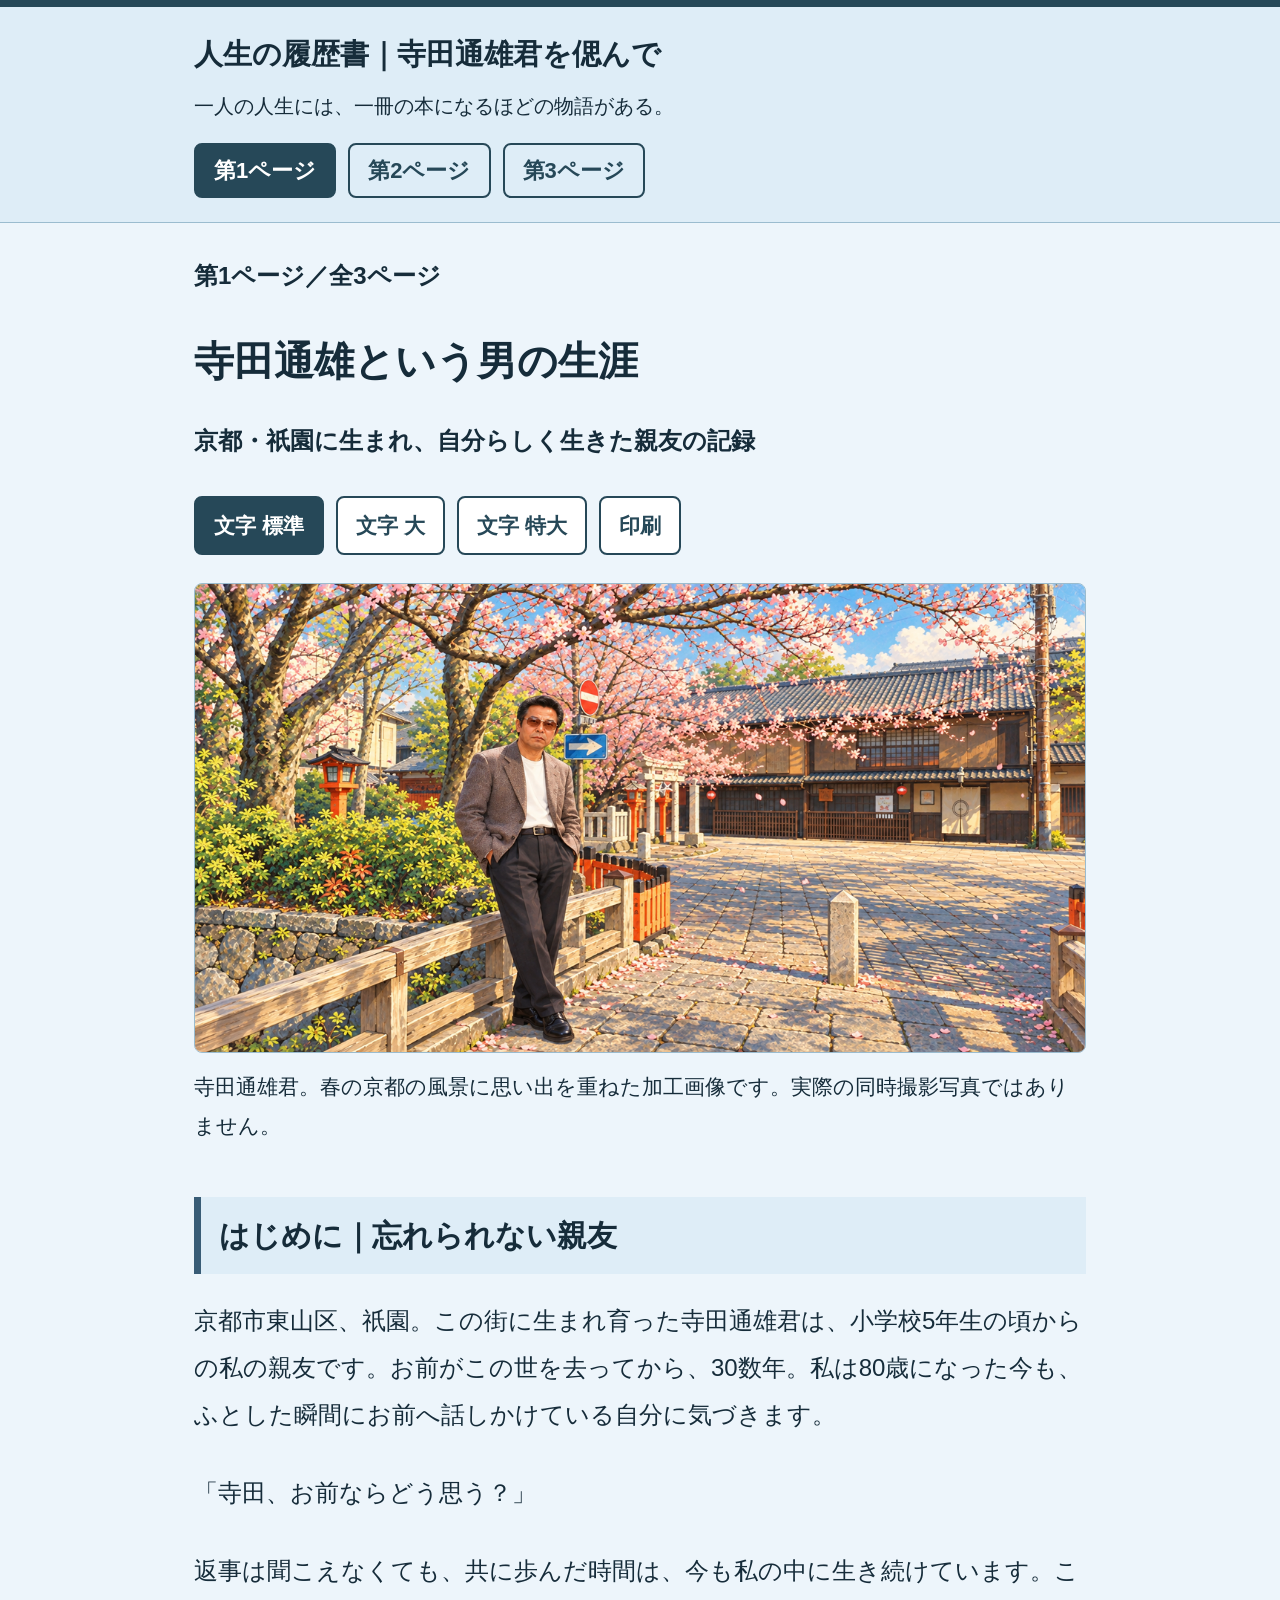
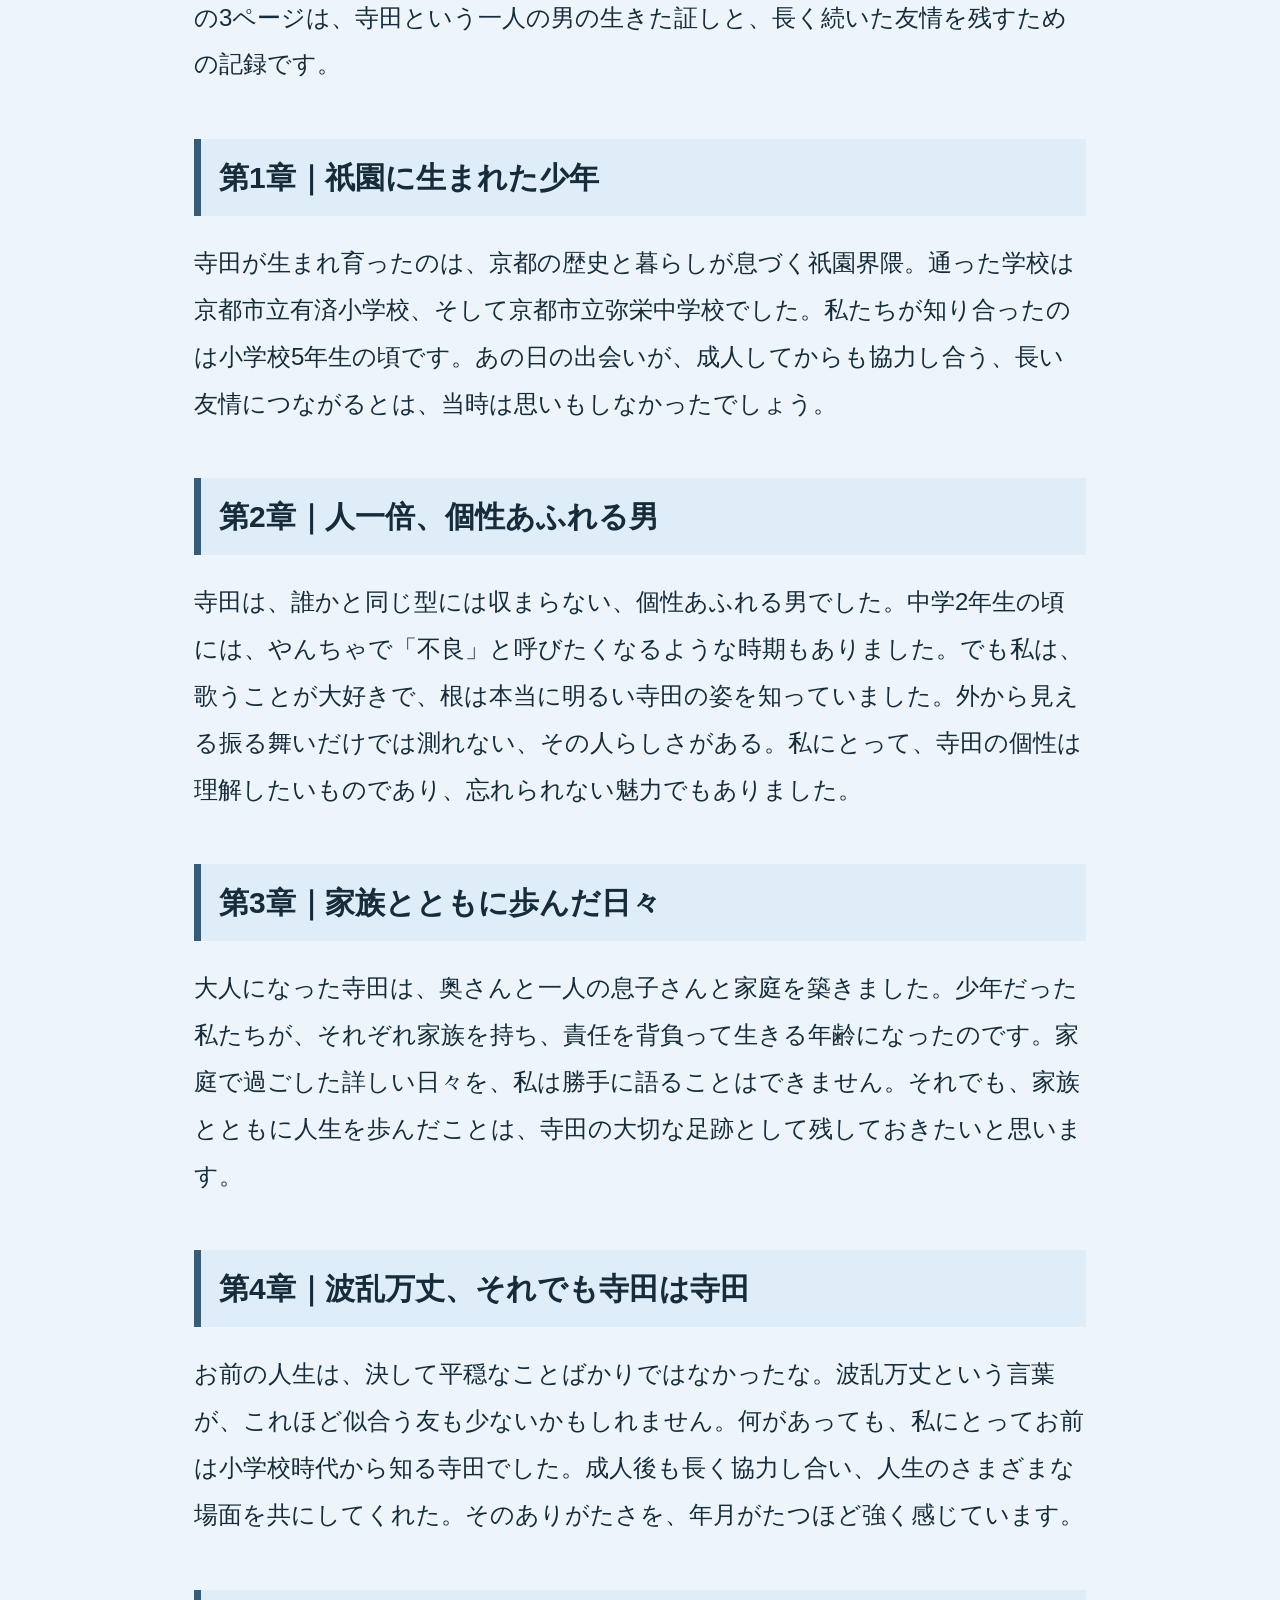
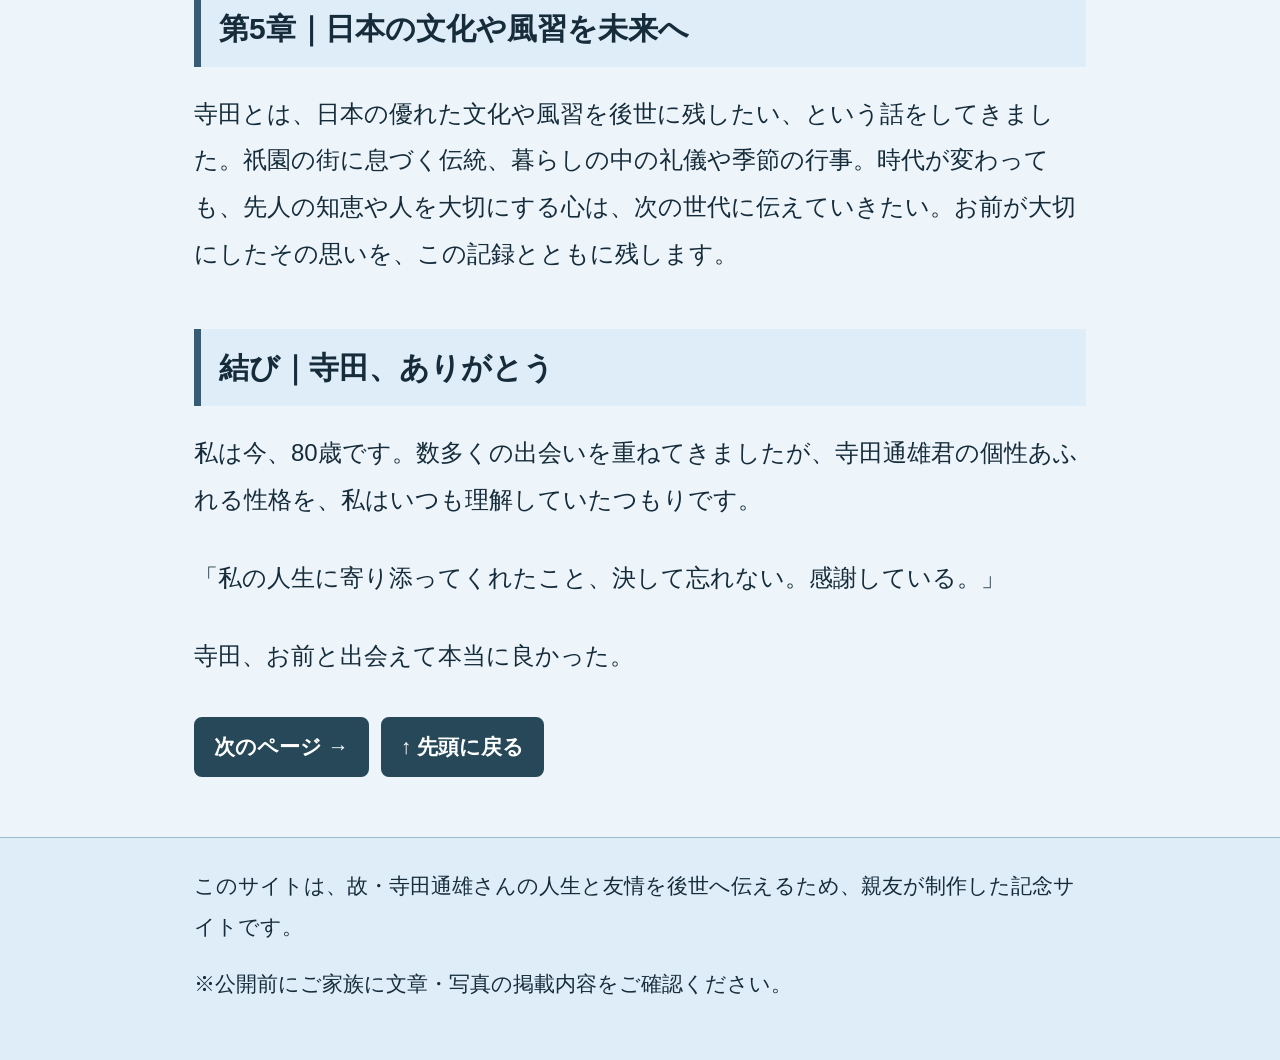
<file: index.html>
<!doctype html><html lang="ja"><head><meta charset="utf-8"><meta name="viewport" content="width=device-width,initial-scale=1"><meta name="robots" content="noindex,nofollow"><title>寺田通雄という男の生涯｜人生の履歴書・寺田通雄君</title><meta name="description" content="京都・祇園に生まれ、自分らしく生きた親友の記録。小学校5年生からの親友が記す人生の履歴書。"><link rel="stylesheet" href="css/style.css"><link rel="stylesheet" href="css/senior-blue.css?v=20261028"></head><body><header class="sitehead"><div class="wrap"><a class="brand" href="index.html">人生の履歴書｜寺田通雄君を偲んで</a><p class="tag">一人の人生には、一冊の本になるほどの物語がある。</p><nav aria-label="ページ切り替え"><a href="index.html" aria-current="page">第1ページ</a><a href="memories.html" >第2ページ</a><a href="message.html" >第3ページ</a></nav></div></header><main class="wrap"><p class="intro">第1ページ／全3ページ</p><h1>寺田通雄という男の生涯</h1><p class="intro">京都・祇園に生まれ、自分らしく生きた親友の記録</p><div class="controls" role="group" aria-label="文字の大きさと印刷"><button type="button" data-font="normal">文字 標準</button><button type="button" data-font="large">文字 大</button><button type="button" data-font="xlarge">文字 特大</button><button type="button" onclick="window.print()">印刷</button><span class="sr-only" role="status" data-size-status></span></div><figure class="photo"><img data-zoom src="images/terada-main.png" alt="寺田通雄君の立ち姿と、桜咲く京都の街並みを組み合わせた加工画像"><figcaption>寺田通雄君。春の京都の風景に思い出を重ねた加工画像です。実際の同時撮影写真ではありません。</figcaption></figure><section class="section"><h2>はじめに｜忘れられない親友</h2><p>京都市東山区、祇園。この街に生まれ育った寺田通雄君は、小学校5年生の頃からの私の親友です。お前がこの世を去ってから、30数年。私は80歳になった今も、ふとした瞬間にお前へ話しかけている自分に気づきます。</p><p>「寺田、お前ならどう思う？」</p><p>返事は聞こえなくても、共に歩んだ時間は、今も私の中に生き続けています。この3ページは、寺田という一人の男の生きた証しと、長く続いた友情を残すための記録です。</p></section><section class="section"><h2>第1章｜祇園に生まれた少年</h2><p>寺田が生まれ育ったのは、京都の歴史と暮らしが息づく祇園界隈。通った学校は京都市立有済小学校、そして京都市立弥栄中学校でした。私たちが知り合ったのは小学校5年生の頃です。あの日の出会いが、成人してからも協力し合う、長い友情につながるとは、当時は思いもしなかったでしょう。</p></section><section class="section"><h2>第2章｜人一倍、個性あふれる男</h2><p>寺田は、誰かと同じ型には収まらない、個性あふれる男でした。中学2年生の頃には、やんちゃで「不良」と呼びたくなるような時期もありました。でも私は、歌うことが大好きで、根は本当に明るい寺田の姿を知っていました。外から見える振る舞いだけでは測れない、その人らしさがある。私にとって、寺田の個性は理解したいものであり、忘れられない魅力でもありました。</p></section><section class="section"><h2>第3章｜家族とともに歩んだ日々</h2><p>大人になった寺田は、奥さんと一人の息子さんと家庭を築きました。少年だった私たちが、それぞれ家族を持ち、責任を背負って生きる年齢になったのです。家庭で過ごした詳しい日々を、私は勝手に語ることはできません。それでも、家族とともに人生を歩んだことは、寺田の大切な足跡として残しておきたいと思います。</p></section><section class="section"><h2>第4章｜波乱万丈、それでも寺田は寺田</h2><p>お前の人生は、決して平穏なことばかりではなかったな。波乱万丈という言葉が、これほど似合う友も少ないかもしれません。何があっても、私にとってお前は小学校時代から知る寺田でした。成人後も長く協力し合い、人生のさまざまな場面を共にしてくれた。そのありがたさを、年月がたつほど強く感じています。</p></section><section class="section"><h2>第5章｜日本の文化や風習を未来へ</h2><p>寺田とは、日本の優れた文化や風習を後世に残したい、という話をしてきました。祇園の街に息づく伝統、暮らしの中の礼儀や季節の行事。時代が変わっても、先人の知恵や人を大切にする心は、次の世代に伝えていきたい。お前が大切にしたその思いを、この記録とともに残します。</p></section><section class="section"><h2>結び｜寺田、ありがとう</h2><p>私は今、80歳です。数多くの出会いを重ねてきましたが、寺田通雄君の個性あふれる性格を、私はいつも理解していたつもりです。</p><p>「私の人生に寄り添ってくれたこと、決して忘れない。感謝している。」</p><p>寺田、お前と出会えて本当に良かった。</p></section><div class="pager"><a href="memories.html">次のページ →</a><a href="#top" onclick="window.scrollTo({top:0,behavior:'smooth'});return false">↑ 先頭に戻る</a></div></main><footer class="foot"><div class="wrap">このサイトは、故・寺田通雄さんの人生と友情を後世へ伝えるため、親友が制作した記念サイトです。<p>※公開前にご家族に文章・写真の掲載内容をご確認ください。</p></div></footer><dialog id="image-dialog"><button type="button" data-close aria-label="画像を閉じる">閉じる ×</button><img alt="拡大画像"></dialog><script src="js/main.js?v=20261028-senior-blue" defer></script></body></html>
</file>
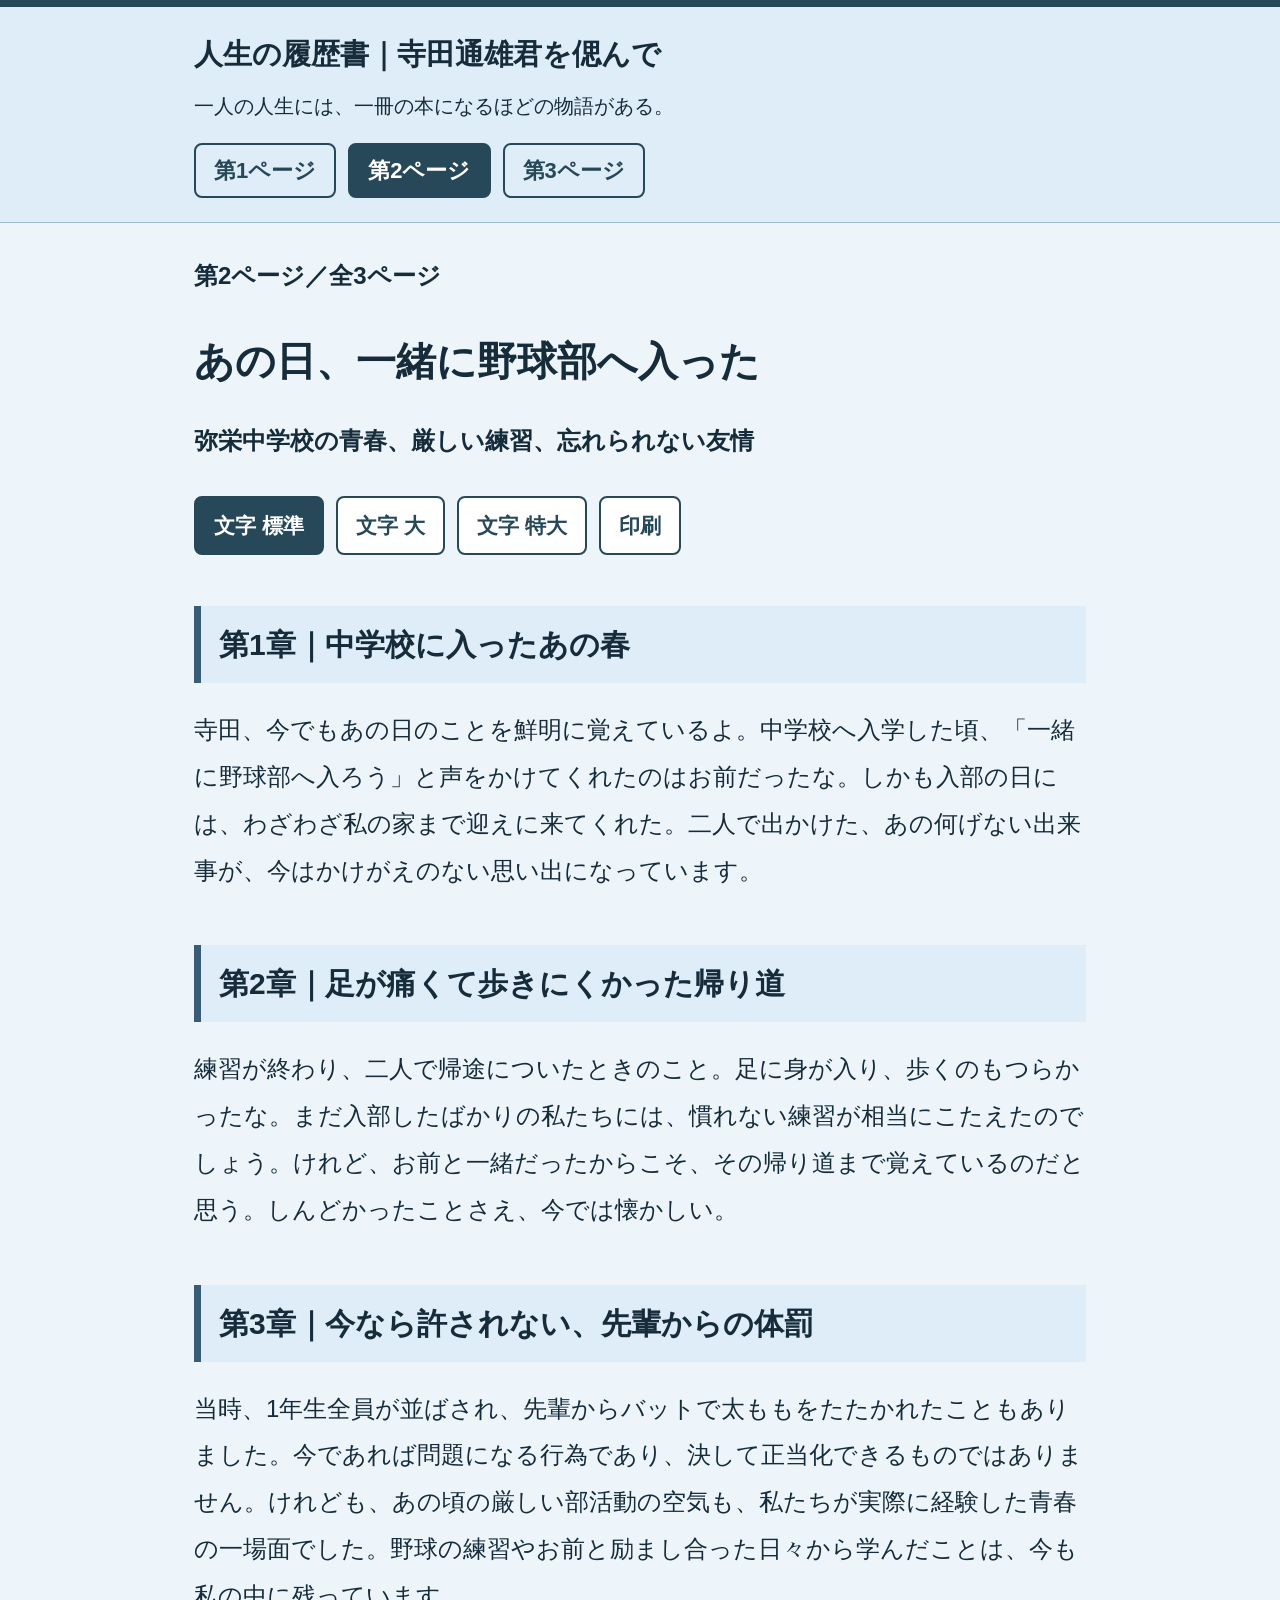
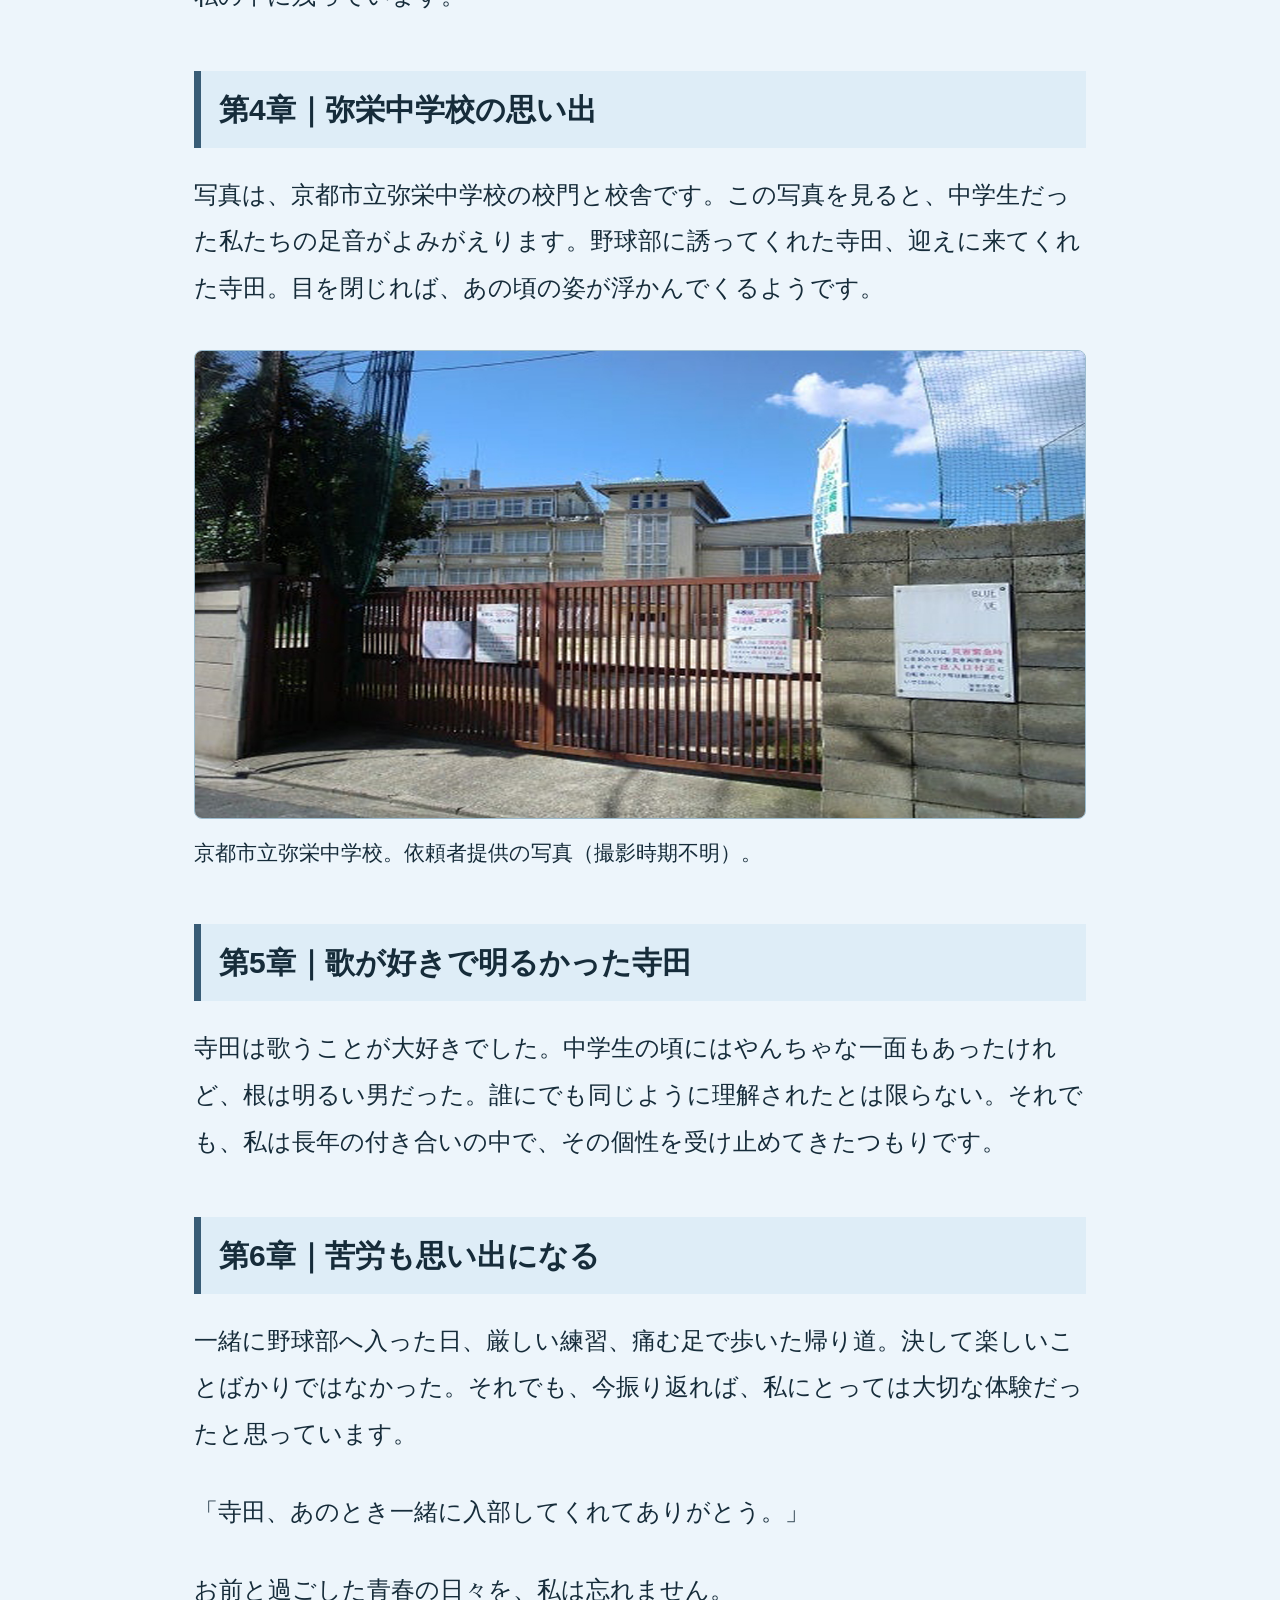
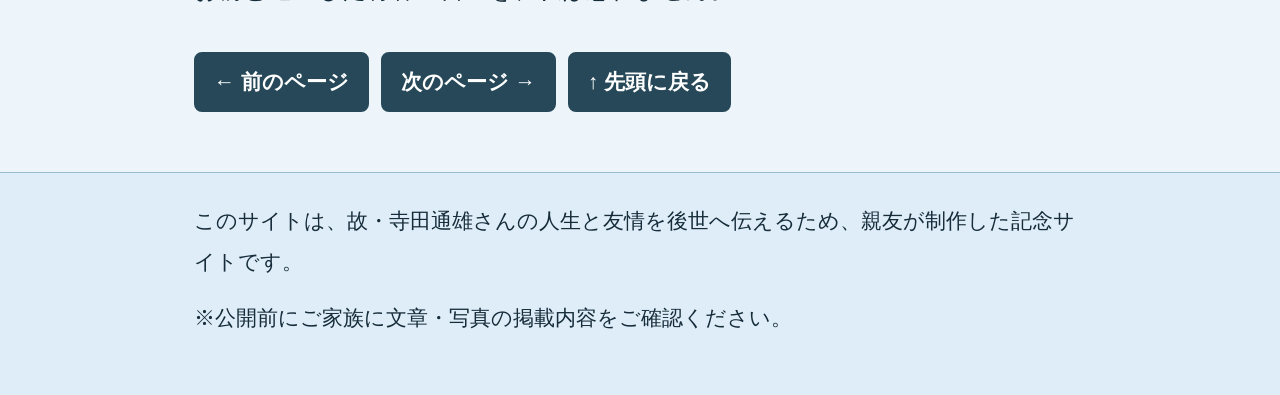
<file: memories.html>
<!doctype html><html lang="ja"><head><meta charset="utf-8"><meta name="viewport" content="width=device-width,initial-scale=1"><meta name="robots" content="noindex,nofollow"><title>あの日、一緒に野球部へ入った｜人生の履歴書・寺田通雄君</title><meta name="description" content="弥栄中学校の青春、厳しい練習、忘れられない友情。小学校5年生からの親友が記す人生の履歴書。"><link rel="stylesheet" href="css/style.css"><link rel="stylesheet" href="css/senior-blue.css?v=20261028"></head><body><header class="sitehead"><div class="wrap"><a class="brand" href="index.html">人生の履歴書｜寺田通雄君を偲んで</a><p class="tag">一人の人生には、一冊の本になるほどの物語がある。</p><nav aria-label="ページ切り替え"><a href="index.html" >第1ページ</a><a href="memories.html" aria-current="page">第2ページ</a><a href="message.html" >第3ページ</a></nav></div></header><main class="wrap"><p class="intro">第2ページ／全3ページ</p><h1>あの日、一緒に野球部へ入った</h1><p class="intro">弥栄中学校の青春、厳しい練習、忘れられない友情</p><div class="controls" role="group" aria-label="文字の大きさと印刷"><button type="button" data-font="normal">文字 標準</button><button type="button" data-font="large">文字 大</button><button type="button" data-font="xlarge">文字 特大</button><button type="button" onclick="window.print()">印刷</button><span class="sr-only" role="status" data-size-status></span></div><section class="section"><h2>第1章｜中学校に入ったあの春</h2><p>寺田、今でもあの日のことを鮮明に覚えているよ。中学校へ入学した頃、「一緒に野球部へ入ろう」と声をかけてくれたのはお前だったな。しかも入部の日には、わざわざ私の家まで迎えに来てくれた。二人で出かけた、あの何げない出来事が、今はかけがえのない思い出になっています。</p></section><section class="section"><h2>第2章｜足が痛くて歩きにくかった帰り道</h2><p>練習が終わり、二人で帰途についたときのこと。足に身が入り、歩くのもつらかったな。まだ入部したばかりの私たちには、慣れない練習が相当にこたえたのでしょう。けれど、お前と一緒だったからこそ、その帰り道まで覚えているのだと思う。しんどかったことさえ、今では懐かしい。</p></section><section class="section"><h2>第3章｜今なら許されない、先輩からの体罰</h2><p>当時、1年生全員が並ばされ、先輩からバットで太ももをたたかれたこともありました。今であれば問題になる行為であり、決して正当化できるものではありません。けれども、あの頃の厳しい部活動の空気も、私たちが実際に経験した青春の一場面でした。野球の練習やお前と励まし合った日々から学んだことは、今も私の中に残っています。</p></section><section class="section"><h2>第4章｜弥栄中学校の思い出</h2><p>写真は、京都市立弥栄中学校の校門と校舎です。この写真を見ると、中学生だった私たちの足音がよみがえります。野球部に誘ってくれた寺田、迎えに来てくれた寺田。目を閉じれば、あの頃の姿が浮かんでくるようです。</p></section><figure class="photo"><img data-zoom src="images/yasaka-jhs.jpg" width="1200" height="630" loading="lazy" alt="京都市立弥栄中学校の校門と校舎"><figcaption>京都市立弥栄中学校。依頼者提供の写真（撮影時期不明）。</figcaption></figure><section class="section"><h2>第5章｜歌が好きで明るかった寺田</h2><p>寺田は歌うことが大好きでした。中学生の頃にはやんちゃな一面もあったけれど、根は明るい男だった。誰にでも同じように理解されたとは限らない。それでも、私は長年の付き合いの中で、その個性を受け止めてきたつもりです。</p></section><section class="section"><h2>第6章｜苦労も思い出になる</h2><p>一緒に野球部へ入った日、厳しい練習、痛む足で歩いた帰り道。決して楽しいことばかりではなかった。それでも、今振り返れば、私にとっては大切な体験だったと思っています。</p><p>「寺田、あのとき一緒に入部してくれてありがとう。」</p><p>お前と過ごした青春の日々を、私は忘れません。</p></section><div class="pager"><a href="index.html">← 前のページ</a><a href="message.html">次のページ →</a><a href="#top" onclick="window.scrollTo({top:0,behavior:'smooth'});return false">↑ 先頭に戻る</a></div></main><footer class="foot"><div class="wrap">このサイトは、故・寺田通雄さんの人生と友情を後世へ伝えるため、親友が制作した記念サイトです。<p>※公開前にご家族に文章・写真の掲載内容をご確認ください。</p></div></footer><dialog id="image-dialog"><button type="button" data-close aria-label="画像を閉じる">閉じる ×</button><img alt="拡大画像"></dialog><script src="js/main.js?v=20261028-senior-blue" defer></script></body></html>
</file>
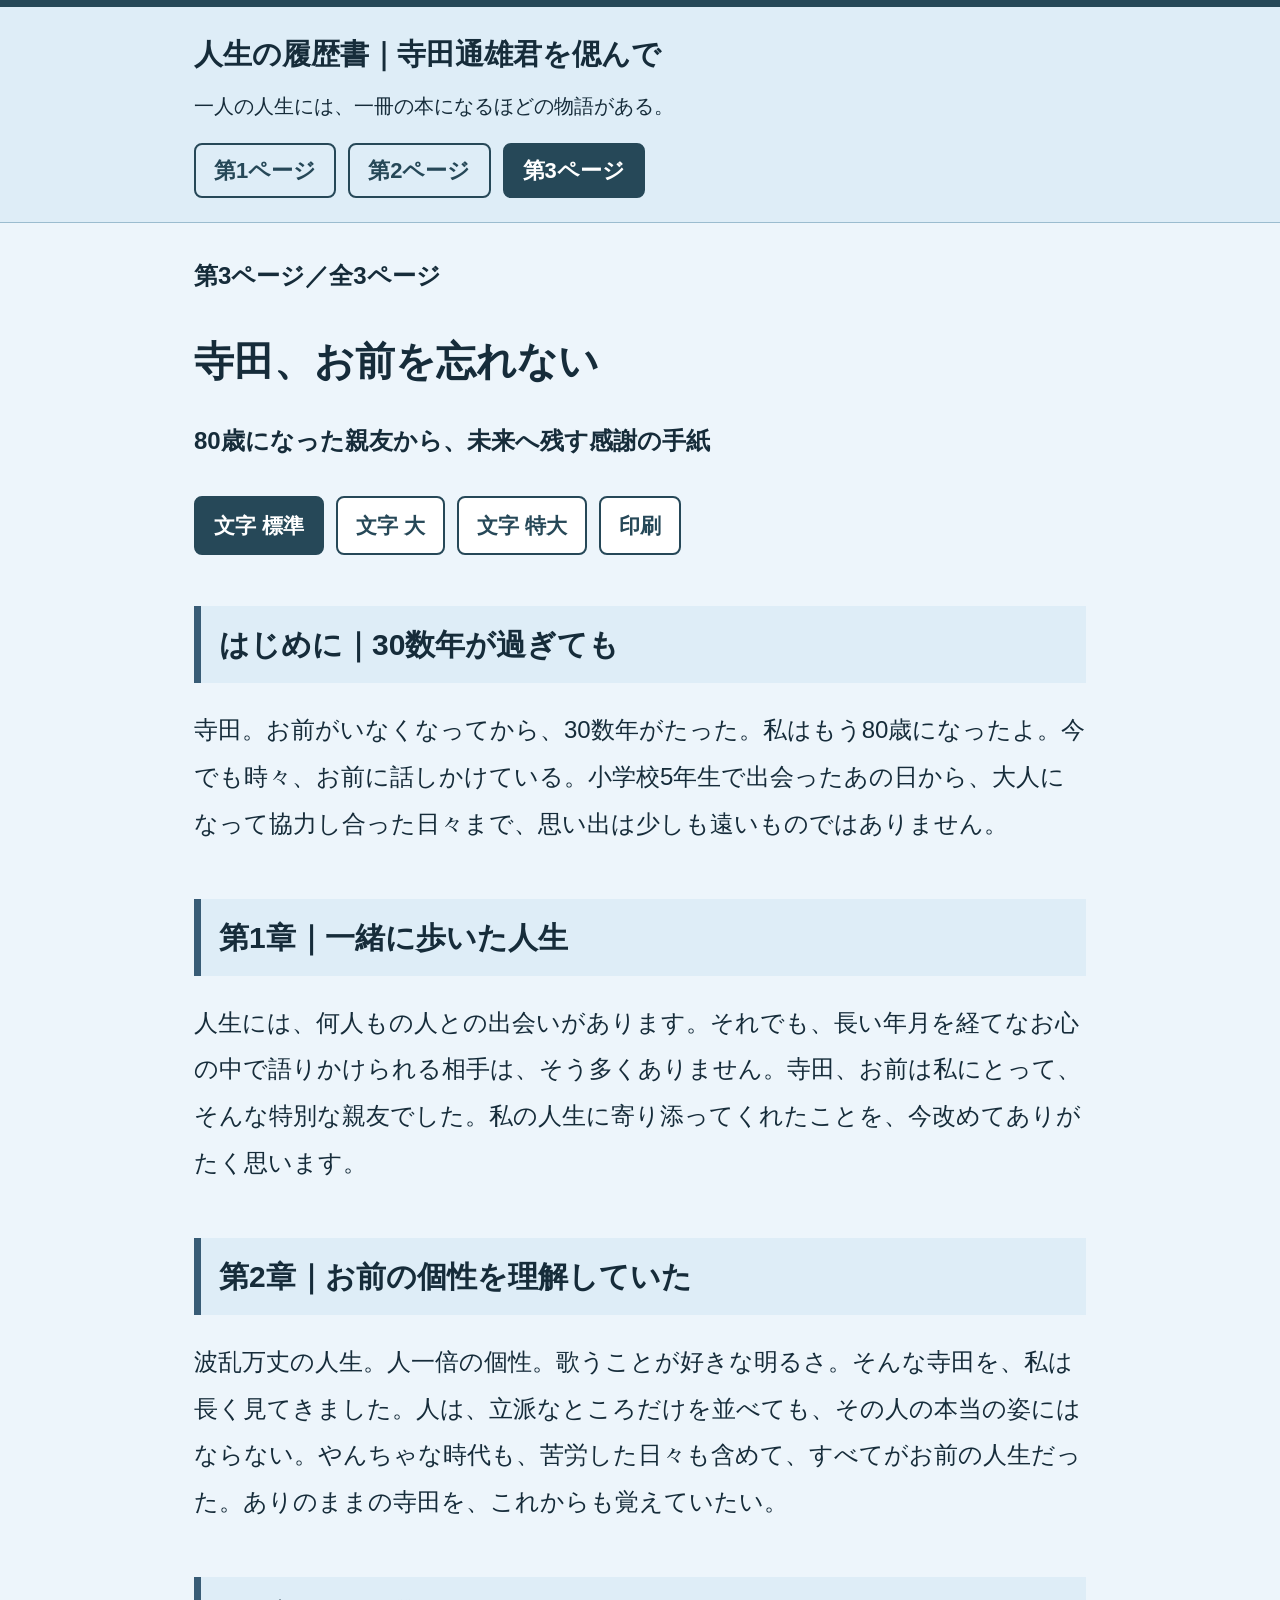
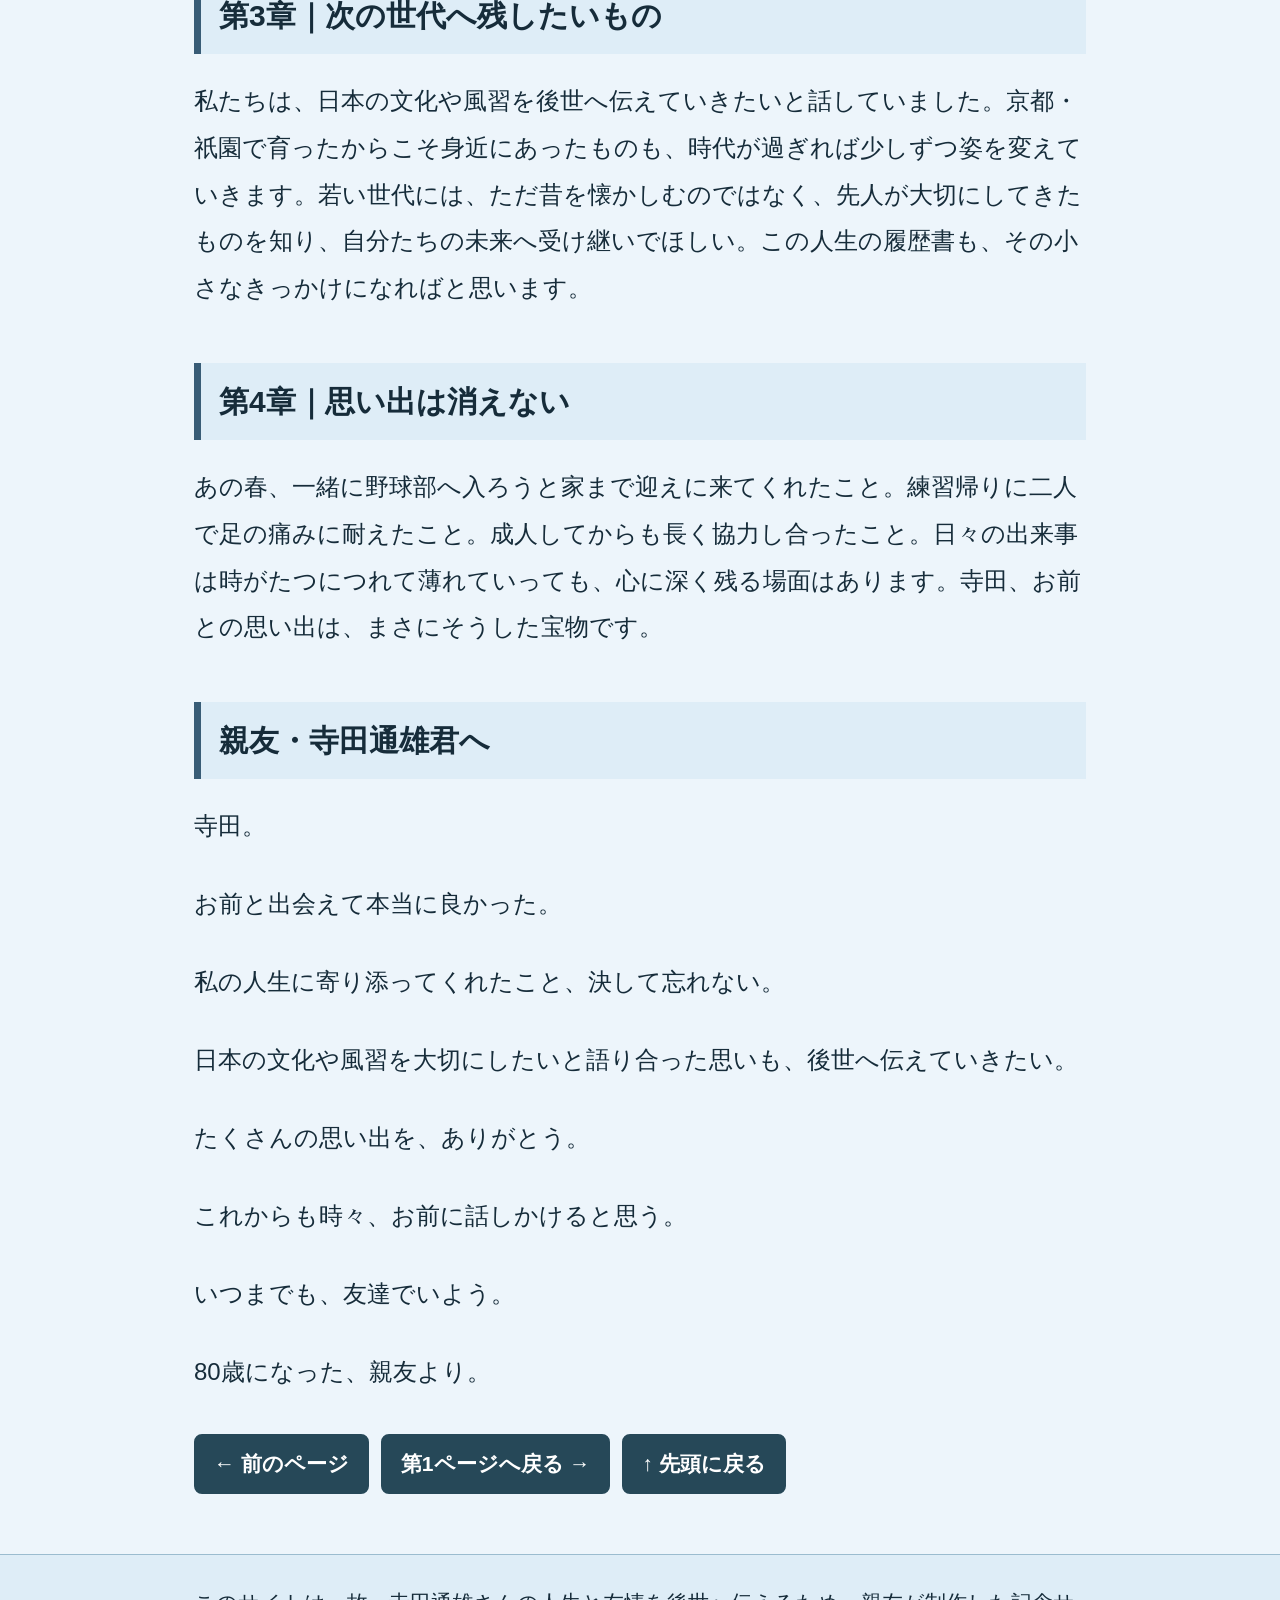
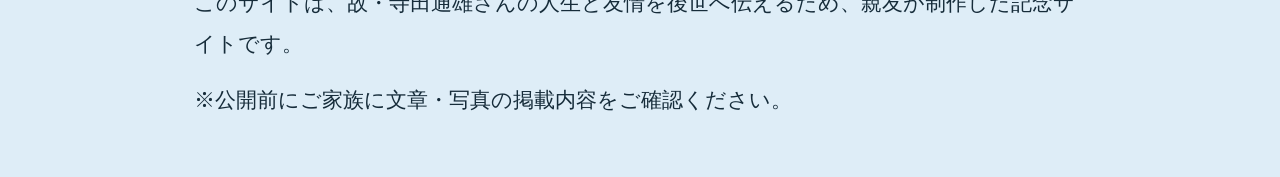
<file: message.html>
<!doctype html><html lang="ja"><head><meta charset="utf-8"><meta name="viewport" content="width=device-width,initial-scale=1"><meta name="robots" content="noindex,nofollow"><title>寺田、お前を忘れない｜人生の履歴書・寺田通雄君</title><meta name="description" content="80歳になった親友から、未来へ残す感謝の手紙。小学校5年生からの親友が記す人生の履歴書。"><link rel="stylesheet" href="css/style.css"><link rel="stylesheet" href="css/senior-blue.css?v=20261028"></head><body><header class="sitehead"><div class="wrap"><a class="brand" href="index.html">人生の履歴書｜寺田通雄君を偲んで</a><p class="tag">一人の人生には、一冊の本になるほどの物語がある。</p><nav aria-label="ページ切り替え"><a href="index.html" >第1ページ</a><a href="memories.html" >第2ページ</a><a href="message.html" aria-current="page">第3ページ</a></nav></div></header><main class="wrap"><p class="intro">第3ページ／全3ページ</p><h1>寺田、お前を忘れない</h1><p class="intro">80歳になった親友から、未来へ残す感謝の手紙</p><div class="controls" role="group" aria-label="文字の大きさと印刷"><button type="button" data-font="normal">文字 標準</button><button type="button" data-font="large">文字 大</button><button type="button" data-font="xlarge">文字 特大</button><button type="button" onclick="window.print()">印刷</button><span class="sr-only" role="status" data-size-status></span></div><section class="section"><h2>はじめに｜30数年が過ぎても</h2><p>寺田。お前がいなくなってから、30数年がたった。私はもう80歳になったよ。今でも時々、お前に話しかけている。小学校5年生で出会ったあの日から、大人になって協力し合った日々まで、思い出は少しも遠いものではありません。</p></section><section class="section"><h2>第1章｜一緒に歩いた人生</h2><p>人生には、何人もの人との出会いがあります。それでも、長い年月を経てなお心の中で語りかけられる相手は、そう多くありません。寺田、お前は私にとって、そんな特別な親友でした。私の人生に寄り添ってくれたことを、今改めてありがたく思います。</p></section><section class="section"><h2>第2章｜お前の個性を理解していた</h2><p>波乱万丈の人生。人一倍の個性。歌うことが好きな明るさ。そんな寺田を、私は長く見てきました。人は、立派なところだけを並べても、その人の本当の姿にはならない。やんちゃな時代も、苦労した日々も含めて、すべてがお前の人生だった。ありのままの寺田を、これからも覚えていたい。</p></section><section class="section"><h2>第3章｜次の世代へ残したいもの</h2><p>私たちは、日本の文化や風習を後世へ伝えていきたいと話していました。京都・祇園で育ったからこそ身近にあったものも、時代が過ぎれば少しずつ姿を変えていきます。若い世代には、ただ昔を懐かしむのではなく、先人が大切にしてきたものを知り、自分たちの未来へ受け継いでほしい。この人生の履歴書も、その小さなきっかけになればと思います。</p></section><section class="section"><h2>第4章｜思い出は消えない</h2><p>あの春、一緒に野球部へ入ろうと家まで迎えに来てくれたこと。練習帰りに二人で足の痛みに耐えたこと。成人してからも長く協力し合ったこと。日々の出来事は時がたつにつれて薄れていっても、心に深く残る場面はあります。寺田、お前との思い出は、まさにそうした宝物です。</p></section><section class="section"><h2>親友・寺田通雄君へ</h2><p>寺田。</p><p>お前と出会えて本当に良かった。</p><p>私の人生に寄り添ってくれたこと、決して忘れない。</p><p>日本の文化や風習を大切にしたいと語り合った思いも、後世へ伝えていきたい。</p><p>たくさんの思い出を、ありがとう。</p><p>これからも時々、お前に話しかけると思う。</p><p>いつまでも、友達でいよう。</p><p>80歳になった、親友より。</p></section><div class="pager"><a href="memories.html">← 前のページ</a><a href="index.html">第1ページへ戻る →</a><a href="#top" onclick="window.scrollTo({top:0,behavior:'smooth'});return false">↑ 先頭に戻る</a></div></main><footer class="foot"><div class="wrap">このサイトは、故・寺田通雄さんの人生と友情を後世へ伝えるため、親友が制作した記念サイトです。<p>※公開前にご家族に文章・写真の掲載内容をご確認ください。</p></div></footer><dialog id="image-dialog"><button type="button" data-close aria-label="画像を閉じる">閉じる ×</button><img alt="拡大画像"></dialog><script src="js/main.js?v=20261028-senior-blue" defer></script></body></html>
</file>
<file: css/style.css>
*{box-sizing:border-box}html{scroll-behavior:smooth}body{margin:0;background:#fffdf7;color:#222;font-family:"Yu Gothic","Hiragino Kaku Gothic ProN",Meiryo,sans-serif;font-size:20px;line-height:2.1}body.large{font-size:23px}body.xlarge{font-size:26px}a{color:#174e39}a:focus-visible,button:focus-visible{outline:4px solid #bb5a1a;outline-offset:4px}.wrap{max-width:900px;margin:0 auto;padding:0 22px}.sitehead{background:#244c3d;color:#fff;padding:22px 0}.brand{color:white;text-decoration:none;font-weight:800;font-size:clamp(23px,3vw,32px)}.tag{font-size:15px;margin:0;color:#f2f7f1}nav{display:flex;flex-wrap:wrap;gap:9px;margin-top:12px}nav a{color:#fff;border:1px solid #fff9;padding:6px 13px;border-radius:30px;text-decoration:none;font-size:17px}nav a[aria-current]{background:#fff;color:#244c3d}main{padding-top:30px}h1{font-size:clamp(30px,4.6vw,38px);line-height:1.5;margin:.4em 0}h2{font-size:28px;line-height:1.5;margin:1.7em 0 .8em;border-left:7px solid #a64752;background:#f7f1ec;padding:10px 16px}p{margin:0 0 1.3em;overflow-wrap:anywhere}.intro{color:#455a4b;font-weight:600}.photo{margin:25px auto 35px}figure img{display:block;width:100%;height:auto;border-radius:10px;box-shadow:0 4px 16px #0002;cursor:zoom-in}figcaption{font-size:16px;line-height:1.8;color:#444;margin-top:9px}.section{margin:36px 0}.quote{border-left:6px solid #a64752;background:#fff6eb;padding:18px 22px;font-weight:700}.controls,.pager{display:flex;gap:10px;flex-wrap:wrap;margin:25px 0}.controls button,.pager a{font:700 17px inherit;font-size:17px;color:#223d30;border:2px solid #365a49;background:#fff;border-radius:10px;padding:8px 17px;min-height:50px;cursor:pointer;text-decoration:none}.pager a{background:#244c3d;color:#fff}.foot{background:#f0eee7;padding:25px 0;font-size:16px;margin-top:60px}dialog{border:0;background:transparent;max-width:95vw;max-height:95vh;padding:0}dialog img{max-width:90vw;max-height:85vh;object-fit:contain}dialog button{display:block;margin-left:auto;padding:8px 15px;font-size:20px}dialog::backdrop{background:#000b}@media(max-width:640px){.wrap{padding:0 16px}nav a{font-size:15px}h2{font-size:26px}}@media print{body{color:#000;background:#fff;font-size:15pt}.controls,.pager,nav,dialog{display:none!important}.sitehead{background:#fff;color:#000}.brand{color:#000}.wrap{max-width:100%}section{break-inside:avoid}h2{background:#eee}}
</file>
<file: css/senior-blue.css>
@charset "UTF-8";
:root{color-scheme:light;--paper:#edf5fb;--ink:#162c3a;--blue:#264858;--panel:#deedf7;--line:#9bbccf;--accent:#385c76}
html{scroll-padding-top:20px}body{background:var(--paper);color:var(--ink);font-family:"BIZ UDPGothic","Meiryo","Yu Gothic","Hiragino Kaku Gothic ProN",sans-serif;font-size:24px;font-weight:500;line-height:1.95}body.large{font-size:28px}body.xlarge{font-size:32px}a{color:#174b6c;text-underline-offset:.22em;text-decoration-thickness:2px}a:focus-visible,button:focus-visible{outline:4px solid #996017;outline-offset:5px}button,a{touch-action:manipulation}.wrap{max-width:940px;padding:0 24px}.sitehead{background:var(--panel);color:var(--ink);border-top:7px solid var(--blue);border-bottom:1px solid var(--line);padding:24px 0}.brand{color:var(--ink);font-weight:700;font-size:1.2em;line-height:1.65;display:block}.tag{font-size:20px;margin:8px 0 0;color:var(--ink);line-height:1.9}nav{gap:12px;margin-top:18px}nav a{color:var(--blue);border:2px solid var(--blue);padding:9px 18px;border-radius:8px;font-size:22px;font-weight:700;min-height:52px;line-height:1.5;display:flex;align-items:center}nav a[aria-current]{background:var(--blue);color:#fff}main.wrap{padding-top:30px}h1{font-size:1.65em;font-weight:700;line-height:1.6;margin:.5em 0 .6em;overflow-wrap:anywhere}h2{font-size:1.25em;font-weight:700;line-height:1.7;margin:1.7em 0 .8em;border-left:7px solid var(--accent);background:var(--panel);padding:13px 18px;overflow-wrap:anywhere}.intro{color:var(--ink);font-weight:700}.photo{margin:28px auto 36px}figure img{border-radius:8px;border:1px solid var(--line);box-shadow:none}figcaption{font-size:21px;font-weight:500;line-height:1.9;color:var(--ink);margin-top:14px}.section{margin:38px 0}.quote{border-left:6px solid var(--accent);background:var(--panel);padding:20px 24px;font-weight:700}.controls,.pager{gap:12px}.controls button,.pager a{font-family:inherit;font-size:21px;font-weight:700;line-height:1.7;color:var(--blue);border:2px solid var(--blue);background:#fff;border-radius:8px;padding:10px 18px;min-height:54px}.controls button[aria-pressed=true],.pager a{background:var(--blue);color:#fff}.controls button:hover,.pager a:hover{border-color:#102c3c;box-shadow:0 0 0 1px #102c3c}.foot{background:var(--panel);border-top:1px solid var(--line);padding:28px 0;font-size:21px;line-height:1.95}.foot p{margin-top:16px}dialog{border:1px solid var(--line);background:var(--paper);padding:16px}dialog img{display:block;max-width:100%;max-height:80vh;height:auto;margin:auto}dialog button{font-family:inherit;font-weight:700;margin:0 0 14px auto;padding:10px 20px;font-size:22px;min-height:52px;border:2px solid var(--blue);background:white;color:var(--ink);cursor:pointer}dialog::backdrop{background:#142d3ae0}.sr-only{position:absolute;width:1px;height:1px;padding:0;margin:-1px;overflow:hidden;clip:rect(0,0,0,0);white-space:nowrap;border:0}
@media(max-width:640px){.wrap{padding:0 18px}.sitehead{padding:20px 0}.brand{font-size:1.05em}.tag{font-size:20px}nav{gap:10px}nav a{font-size:20px;padding:9px 13px}h1{font-size:1.4em}h2{font-size:1.16em;padding:12px 14px}.controls{gap:10px}.controls button,.pager a{font-size:20px;padding:9px 14px}figcaption,.foot{font-size:20px}dialog{padding:10px}}
@media(prefers-reduced-motion:reduce){html{scroll-behavior:auto}}
@media print{body,body.large,body.xlarge{color:#000;background:#fff;font-size:15pt;font-weight:400;line-height:1.8}.controls,.pager,nav,dialog{display:none!important}.sitehead{background:#fff;color:#000;border:0}.brand,.tag,.intro,.foot{color:#000}.wrap{max-width:100%}h2{background:#eee;color:#000}figcaption,.foot{font-size:12pt}.foot{background:white}.photo img{max-height:120mm;object-fit:contain}}
</file>
